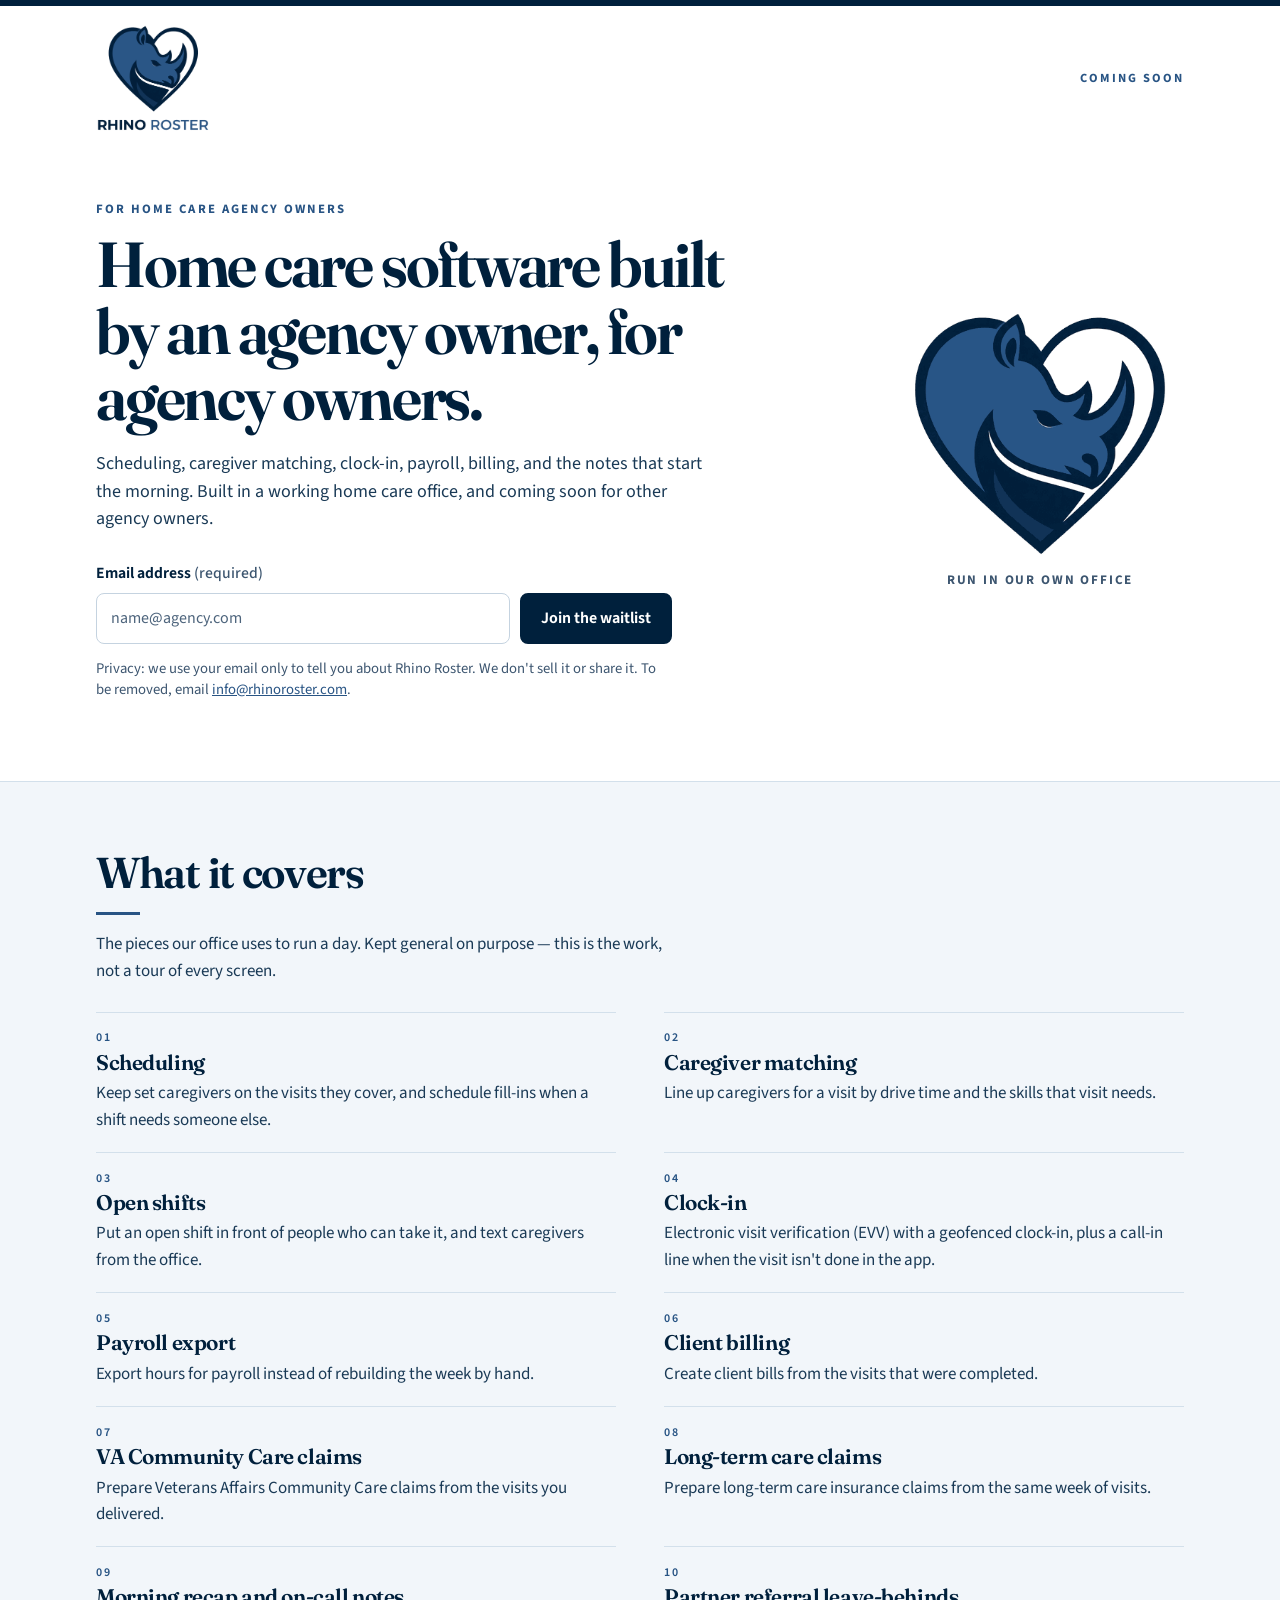
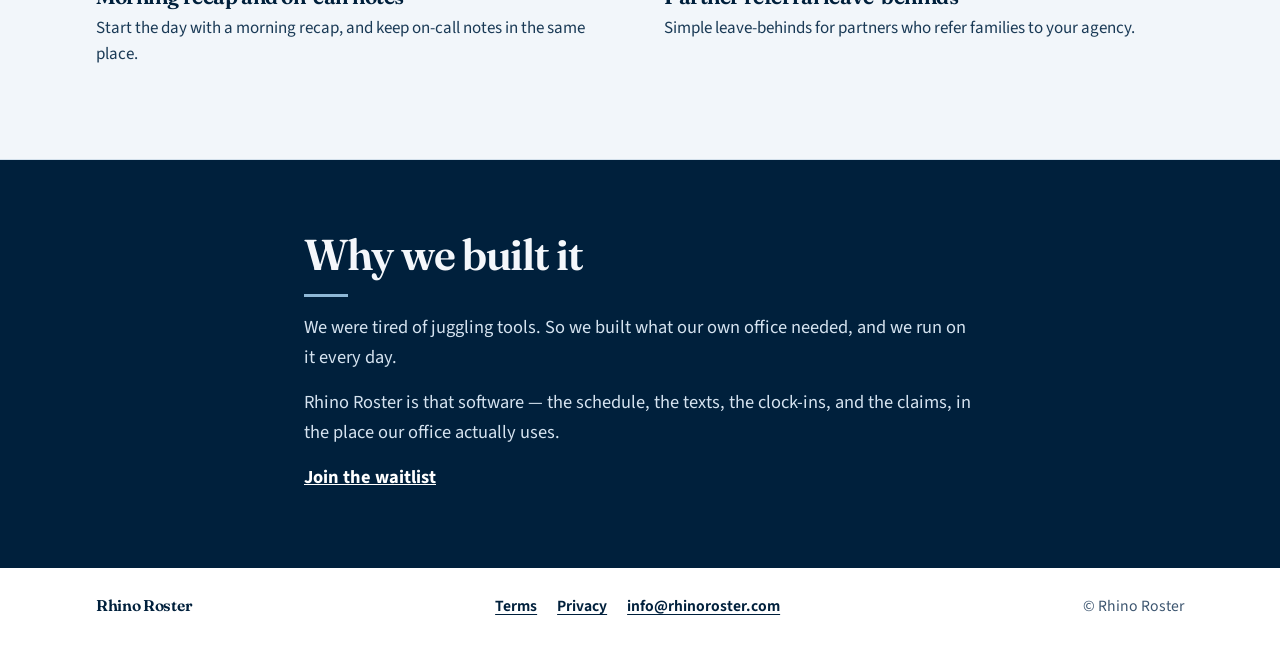
<file: index.html>
<!DOCTYPE html>
<html lang="en">
<head>
  <meta charset="utf-8">
  <meta name="viewport" content="width=device-width, initial-scale=1">
  <title>Rhino Roster — Home care software for agency owners</title>
  <meta name="description" content="Coming soon: home care software built by an agency owner, for agency owners. Scheduling, caregiver matching, clock-in, payroll, billing, and claims.">
  <meta name="author" content="Rhino Roster">
  <meta name="theme-color" content="#00203c">
  <meta name="color-scheme" content="light">
  <meta name="robots" content="index, follow">
  <link rel="canonical" href="https://rhinoroster.com/">
  <link rel="icon" href="/favicon.svg" type="image/svg+xml">
  <link rel="icon" href="/assets/favicon-32.png" sizes="32x32" type="image/png">
  <link rel="apple-touch-icon" href="/assets/apple-touch-icon.png">
  <meta property="og:site_name" content="Rhino Roster">
  <meta property="og:title" content="Rhino Roster — Coming soon">
  <meta property="og:description" content="Home care software built by an agency owner, for agency owners. Scheduling, caregiver matching, clock-in, payroll, billing, and claims.">
  <meta property="og:type" content="website">
  <meta property="og:url" content="https://rhinoroster.com/">
  <meta property="og:image" content="https://rhinoroster.com/assets/og.png">
  <meta property="og:image:width" content="1200">
  <meta property="og:image:height" content="630">
  <meta property="og:image:alt" content="Rhino Roster. Home care software built by an agency owner, for agency owners. Coming soon.">
  <meta property="og:locale" content="en_US">
  <meta name="twitter:card" content="summary_large_image">
  <meta name="twitter:title" content="Rhino Roster — Coming soon">
  <meta name="twitter:description" content="Home care software built by an agency owner, for agency owners. Scheduling, caregiver matching, clock-in, payroll, billing, and claims.">
  <meta name="twitter:image" content="https://rhinoroster.com/assets/og.png">
  <meta name="twitter:image:alt" content="Rhino Roster. Home care software built by an agency owner, for agency owners. Coming soon.">
  <link rel="preload" href="/fonts/fraunces-latin.woff2" as="font" type="font/woff2" crossorigin>
  <link rel="preload" href="/fonts/source-sans-3-latin.woff2" as="font" type="font/woff2" crossorigin>
  <link rel="stylesheet" href="/css/styles.css">
  <script type="application/ld+json">
  {
    "@context": "https://schema.org",
    "@graph": [
      {
        "@type": "Organization",
        "name": "Rhino Roster",
        "url": "https://rhinoroster.com/",
        "email": "info@rhinoroster.com",
        "logo": "https://rhinoroster.com/assets/logo-full.png",
        "description": "Home care software built by an agency owner, for agency owners."
      },
      {
        "@type": "WebSite",
        "name": "Rhino Roster",
        "url": "https://rhinoroster.com/"
      }
    ]
  }
  </script>
</head>
<body id="top">
  <a class="skip" href="#main">Skip to content</a>

  <header class="site-header">
    <a class="brand" href="#top">
      <img class="brand-logo" src="/assets/logo-full.png" alt="Rhino Roster" width="600" height="570">
    </a>
    <p class="coming">Coming soon</p>
  </header>

  <main id="main" tabindex="-1">
    <section class="hero" aria-labelledby="hero-title">
      <div class="hero-copy">
        <p class="kicker">For home care agency owners</p>
        <h1 id="hero-title">Home care software built by an agency owner, for agency owners.</h1>
        <p class="lede">Scheduling, caregiver matching, clock-in, payroll, billing, and the notes that start the morning. Built in a working home care office, and coming soon for other agency owners.</p>

        <!--
          WAITLIST FORM
          This form works today with no server and no secrets. On submit it opens
          the visitor's email app, addressed to info@rhinoroster.com.

          To connect Formspree (or any service that accepts a JSON POST with an
          "email" field):
          1. Create a form and copy its endpoint.
             Formspree looks like https://formspree.io/f/xxxxxxxx
          2. Put that URL in data-endpoint below.
          3. Redeploy. Leave data-endpoint="" to keep the mailto fallback.
          If you connect a service, update the privacy note so it names that service.
        -->
        <form
          id="waitlist-form"
          class="signup"
          data-endpoint=""
          action="mailto:info@rhinoroster.com"
          method="post"
          enctype="text/plain"
        >
          <label for="waitlist-email">Email address <span class="label-hint">(required)</span></label>
          <div class="signup-row">
            <input
              id="waitlist-email"
              name="email"
              type="email"
              autocomplete="email"
              inputmode="email"
              spellcheck="false"
              maxlength="254"
              required
              placeholder="name@agency.com"
              aria-describedby="privacy-note form-status"
            >
            <button type="submit">Join the waitlist</button>
          </div>
          <div class="hp" aria-hidden="true">
            <label for="company-website">Company website</label>
            <input id="company-website" name="_gotcha" type="text" tabindex="-1" autocomplete="off">
          </div>
          <p id="form-status" class="status" role="status" aria-live="polite"></p>
          <p id="privacy-note" class="privacy">Privacy: we use your email only to tell you about Rhino Roster. We don't sell it or share it. To be removed, email <a href="mailto:info@rhinoroster.com">info@rhinoroster.com</a>.</p>
          <noscript>
            <p class="noscript-note">JavaScript is off. Send your email address to <a href="mailto:info@rhinoroster.com?subject=Rhino%20Roster%20waitlist">info@rhinoroster.com</a> and we'll add you to the waitlist.</p>
          </noscript>
        </form>
      </div>

      <figure class="seal">
        <img class="seal-mark" src="/assets/logo-mark.png" alt="" width="360" height="346">
        <figcaption>Run in our own office</figcaption>
      </figure>
    </section>

    <section class="features" aria-labelledby="features-title">
      <div class="features-inner">
        <h2 id="features-title">What it covers</h2>
        <hr class="rule">
        <p class="section-intro">The pieces our office uses to run a day. Kept general on purpose — this is the work, not a tour of every screen.</p>
        <ol class="feature-list">
          <li>
            <h3><span class="feature-num" aria-hidden="true">01</span> Scheduling</h3>
            <p>Keep set caregivers on the visits they cover, and schedule fill-ins when a shift needs someone else.</p>
          </li>
          <li>
            <h3><span class="feature-num" aria-hidden="true">02</span> Caregiver matching</h3>
            <p>Line up caregivers for a visit by drive time and the skills that visit needs.</p>
          </li>
          <li>
            <h3><span class="feature-num" aria-hidden="true">03</span> Open shifts</h3>
            <p>Put an open shift in front of people who can take it, and text caregivers from the office.</p>
          </li>
          <li>
            <h3><span class="feature-num" aria-hidden="true">04</span> Clock-in</h3>
            <p>Electronic visit verification (EVV) with a geofenced clock-in, plus a call-in line when the visit isn't done in the app.</p>
          </li>
          <li>
            <h3><span class="feature-num" aria-hidden="true">05</span> Payroll export</h3>
            <p>Export hours for payroll instead of rebuilding the week by hand.</p>
          </li>
          <li>
            <h3><span class="feature-num" aria-hidden="true">06</span> Client billing</h3>
            <p>Create client bills from the visits that were completed.</p>
          </li>
          <li>
            <h3><span class="feature-num" aria-hidden="true">07</span> VA Community Care claims</h3>
            <p>Prepare Veterans Affairs Community Care claims from the visits you delivered.</p>
          </li>
          <li>
            <h3><span class="feature-num" aria-hidden="true">08</span> Long-term care claims</h3>
            <p>Prepare long-term care insurance claims from the same week of visits.</p>
          </li>
          <li>
            <h3><span class="feature-num" aria-hidden="true">09</span> Morning recap and on-call notes</h3>
            <p>Start the day with a morning recap, and keep on-call notes in the same place.</p>
          </li>
          <li>
            <h3><span class="feature-num" aria-hidden="true">10</span> Partner referral leave-behinds</h3>
            <p>Simple leave-behinds for partners who refer families to your agency.</p>
          </li>
        </ol>
      </div>
    </section>

    <section class="why" aria-labelledby="why-title">
      <div class="why-inner">
        <h2 id="why-title">Why we built it</h2>
        <hr class="rule">
        <p>We were tired of juggling tools. So we built what our own office needed, and we run on it every day.</p>
        <p>Rhino Roster is that software — the schedule, the texts, the clock-ins, and the claims, in the place our office actually uses.</p>
        <p class="why-cta"><a href="#waitlist-email">Join the waitlist</a></p>
      </div>
    </section>
  </main>

  <footer class="site-footer">
    <p class="footer-brand">Rhino Roster</p>
    <p class="footer-links">
      <a href="/terms/">Terms</a>
      <a href="/privacy/">Privacy</a>
      <a href="mailto:info@rhinoroster.com">info@rhinoroster.com</a>
    </p>
    <p>© Rhino Roster</p>
  </footer>

  <script src="/js/waitlist.js" defer></script>
</body>
</html>
</file>
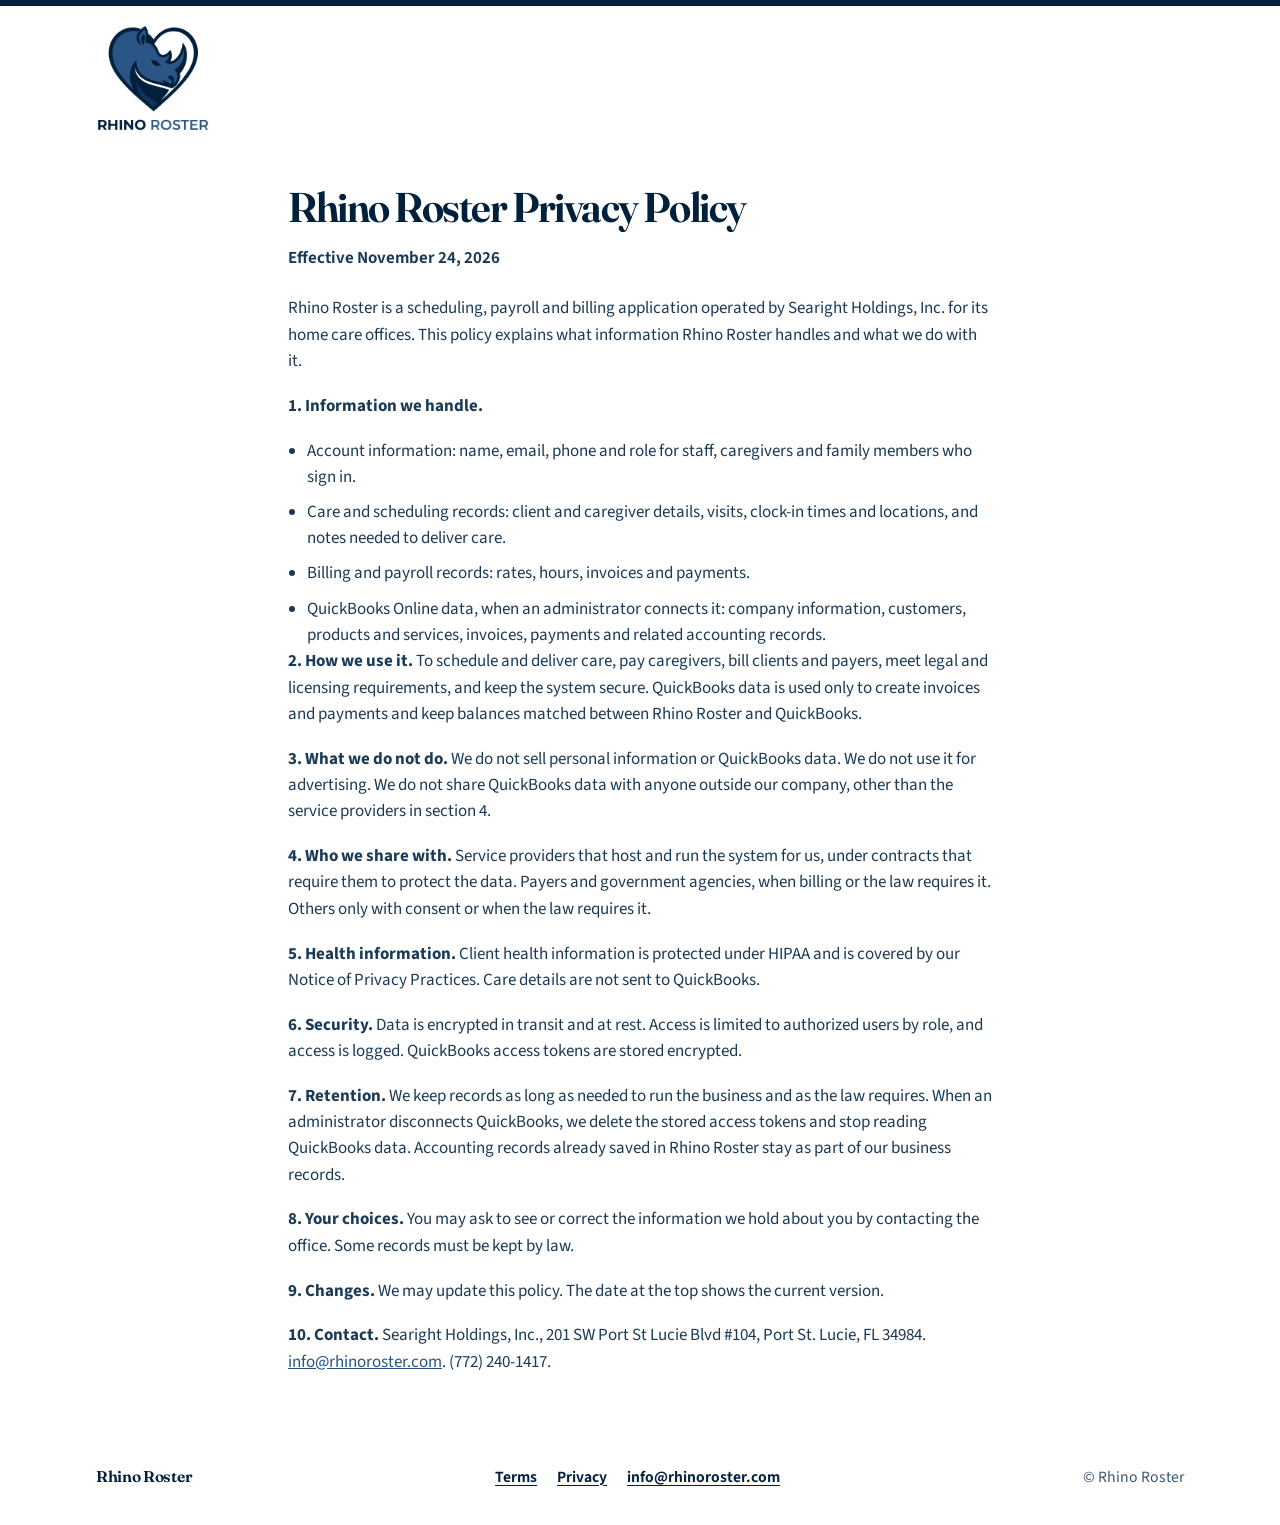
<file: privacy/index.html>
<!DOCTYPE html>
<html lang="en">
<head>
  <meta charset="utf-8">
  <meta name="viewport" content="width=device-width, initial-scale=1">
  <title>Privacy Policy — Rhino Roster</title>
  <meta name="description" content="Rhino Roster Privacy Policy.">
  <meta name="author" content="Rhino Roster">
  <meta name="theme-color" content="#00203c">
  <meta name="color-scheme" content="light">
  <meta name="robots" content="index, follow">
  <link rel="canonical" href="https://rhinoroster.com/privacy/">
  <link rel="icon" href="/favicon.svg" type="image/svg+xml">
  <link rel="icon" href="/assets/favicon-32.png" sizes="32x32" type="image/png">
  <link rel="apple-touch-icon" href="/assets/apple-touch-icon.png">
  <link rel="preload" href="/fonts/fraunces-latin.woff2" as="font" type="font/woff2" crossorigin>
  <link rel="preload" href="/fonts/source-sans-3-latin.woff2" as="font" type="font/woff2" crossorigin>
  <link rel="stylesheet" href="/css/styles.css">
</head>
<body id="top" class="legal-body">
  <a class="skip" href="#main">Skip to content</a>

  <header class="site-header">
    <a class="brand" href="/">
      <img class="brand-logo" src="/assets/logo-full.png" alt="Rhino Roster" width="600" height="570">
    </a>
  </header>

  <main id="main" class="legal" tabindex="-1">
    <h1>Rhino Roster Privacy Policy</h1>
    <p class="legal-date">Effective November 24, 2026</p>

    <p>Rhino Roster is a scheduling, payroll and billing application operated by Searight Holdings, Inc. for its home care offices. This policy explains what information Rhino Roster handles and what we do with it.</p>

    <p><strong>1. Information we handle.</strong></p>
    <ul>
      <li>Account information: name, email, phone and role for staff, caregivers and family members who sign in.</li>
      <li>Care and scheduling records: client and caregiver details, visits, clock-in times and locations, and notes needed to deliver care.</li>
      <li>Billing and payroll records: rates, hours, invoices and payments.</li>
      <li>QuickBooks Online data, when an administrator connects it: company information, customers, products and services, invoices, payments and related accounting records.</li>
    </ul>

    <p><strong>2. How we use it.</strong> To schedule and deliver care, pay caregivers, bill clients and payers, meet legal and licensing requirements, and keep the system secure. QuickBooks data is used only to create invoices and payments and keep balances matched between Rhino Roster and QuickBooks.</p>

    <p><strong>3. What we do not do.</strong> We do not sell personal information or QuickBooks data. We do not use it for advertising. We do not share QuickBooks data with anyone outside our company, other than the service providers in section 4.</p>

    <p><strong>4. Who we share with.</strong> Service providers that host and run the system for us, under contracts that require them to protect the data. Payers and government agencies, when billing or the law requires it. Others only with consent or when the law requires it.</p>

    <p><strong>5. Health information.</strong> Client health information is protected under HIPAA and is covered by our Notice of Privacy Practices. Care details are not sent to QuickBooks.</p>

    <p><strong>6. Security.</strong> Data is encrypted in transit and at rest. Access is limited to authorized users by role, and access is logged. QuickBooks access tokens are stored encrypted.</p>

    <p><strong>7. Retention.</strong> We keep records as long as needed to run the business and as the law requires. When an administrator disconnects QuickBooks, we delete the stored access tokens and stop reading QuickBooks data. Accounting records already saved in Rhino Roster stay as part of our business records.</p>

    <p><strong>8. Your choices.</strong> You may ask to see or correct the information we hold about you by contacting the office. Some records must be kept by law.</p>

    <p><strong>9. Changes.</strong> We may update this policy. The date at the top shows the current version.</p>

    <p><strong>10. Contact.</strong> Searight Holdings, Inc., 201 SW Port St Lucie Blvd #104, Port St. Lucie, FL 34984. <a href="mailto:info@rhinoroster.com">info@rhinoroster.com</a>. (772) 240-1417.</p>
  </main>

  <footer class="site-footer">
    <p class="footer-brand">Rhino Roster</p>
    <p class="footer-links">
      <a href="/terms/">Terms</a>
      <a href="/privacy/">Privacy</a>
      <a href="mailto:info@rhinoroster.com">info@rhinoroster.com</a>
    </p>
    <p>© Rhino Roster</p>
  </footer>
</body>
</html>
</file>
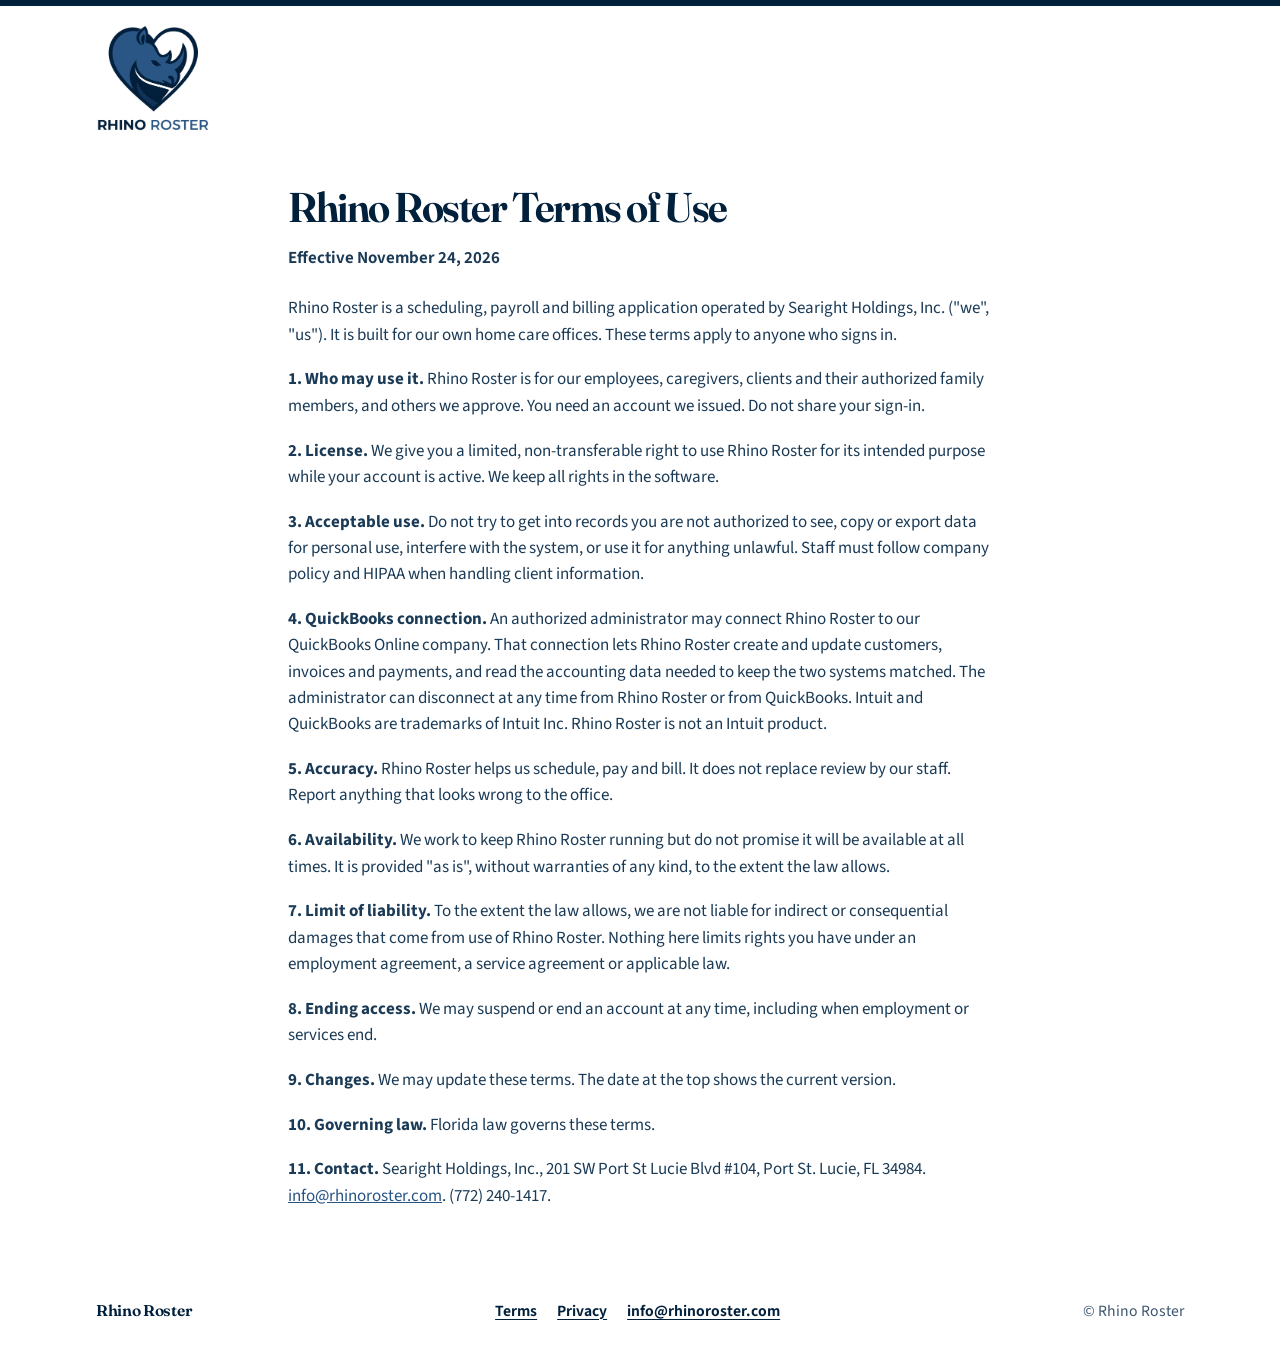
<file: terms/index.html>
<!DOCTYPE html>
<html lang="en">
<head>
  <meta charset="utf-8">
  <meta name="viewport" content="width=device-width, initial-scale=1">
  <title>Terms of Use — Rhino Roster</title>
  <meta name="description" content="Rhino Roster Terms of Use.">
  <meta name="author" content="Rhino Roster">
  <meta name="theme-color" content="#00203c">
  <meta name="color-scheme" content="light">
  <meta name="robots" content="index, follow">
  <link rel="canonical" href="https://rhinoroster.com/terms/">
  <link rel="icon" href="/favicon.svg" type="image/svg+xml">
  <link rel="icon" href="/assets/favicon-32.png" sizes="32x32" type="image/png">
  <link rel="apple-touch-icon" href="/assets/apple-touch-icon.png">
  <link rel="preload" href="/fonts/fraunces-latin.woff2" as="font" type="font/woff2" crossorigin>
  <link rel="preload" href="/fonts/source-sans-3-latin.woff2" as="font" type="font/woff2" crossorigin>
  <link rel="stylesheet" href="/css/styles.css">
</head>
<body id="top" class="legal-body">
  <a class="skip" href="#main">Skip to content</a>

  <header class="site-header">
    <a class="brand" href="/">
      <img class="brand-logo" src="/assets/logo-full.png" alt="Rhino Roster" width="600" height="570">
    </a>
  </header>

  <main id="main" class="legal" tabindex="-1">
    <h1>Rhino Roster Terms of Use</h1>
    <p class="legal-date">Effective November 24, 2026</p>

    <p>Rhino Roster is a scheduling, payroll and billing application operated by Searight Holdings, Inc. ("we", "us"). It is built for our own home care offices. These terms apply to anyone who signs in.</p>

    <p><strong>1. Who may use it.</strong> Rhino Roster is for our employees, caregivers, clients and their authorized family members, and others we approve. You need an account we issued. Do not share your sign-in.</p>

    <p><strong>2. License.</strong> We give you a limited, non-transferable right to use Rhino Roster for its intended purpose while your account is active. We keep all rights in the software.</p>

    <p><strong>3. Acceptable use.</strong> Do not try to get into records you are not authorized to see, copy or export data for personal use, interfere with the system, or use it for anything unlawful. Staff must follow company policy and HIPAA when handling client information.</p>

    <p><strong>4. QuickBooks connection.</strong> An authorized administrator may connect Rhino Roster to our QuickBooks Online company. That connection lets Rhino Roster create and update customers, invoices and payments, and read the accounting data needed to keep the two systems matched. The administrator can disconnect at any time from Rhino Roster or from QuickBooks. Intuit and QuickBooks are trademarks of Intuit Inc. Rhino Roster is not an Intuit product.</p>

    <p><strong>5. Accuracy.</strong> Rhino Roster helps us schedule, pay and bill. It does not replace review by our staff. Report anything that looks wrong to the office.</p>

    <p><strong>6. Availability.</strong> We work to keep Rhino Roster running but do not promise it will be available at all times. It is provided "as is", without warranties of any kind, to the extent the law allows.</p>

    <p><strong>7. Limit of liability.</strong> To the extent the law allows, we are not liable for indirect or consequential damages that come from use of Rhino Roster. Nothing here limits rights you have under an employment agreement, a service agreement or applicable law.</p>

    <p><strong>8. Ending access.</strong> We may suspend or end an account at any time, including when employment or services end.</p>

    <p><strong>9. Changes.</strong> We may update these terms. The date at the top shows the current version.</p>

    <p><strong>10. Governing law.</strong> Florida law governs these terms.</p>

    <p><strong>11. Contact.</strong> Searight Holdings, Inc., 201 SW Port St Lucie Blvd #104, Port St. Lucie, FL 34984. <a href="mailto:info@rhinoroster.com">info@rhinoroster.com</a>. (772) 240-1417.</p>
  </main>

  <footer class="site-footer">
    <p class="footer-brand">Rhino Roster</p>
    <p class="footer-links">
      <a href="/terms/">Terms</a>
      <a href="/privacy/">Privacy</a>
      <a href="mailto:info@rhinoroster.com">info@rhinoroster.com</a>
    </p>
    <p>© Rhino Roster</p>
  </footer>
</body>
</html>
</file>
<file: css/styles.css>
@font-face {
  font-family: "Fraunces";
  font-style: normal;
  font-weight: 500 700;
  font-display: swap;
  src: url("/fonts/fraunces-latin.woff2") format("woff2");
  unicode-range: U+0000-00FF, U+0131, U+0152-0153, U+02BB-02BC, U+02C6, U+02DA, U+02DC, U+0304, U+0308, U+0329, U+2000-206F, U+20AC, U+2122, U+2191, U+2193, U+2212, U+2215, U+FEFF, U+FFFD;
}

@font-face {
  font-family: "Source Sans 3";
  font-style: normal;
  font-weight: 400 700;
  font-display: swap;
  src: url("/fonts/source-sans-3-latin.woff2") format("woff2");
  unicode-range: U+0000-00FF, U+0131, U+0152-0153, U+02BB-02BC, U+02C6, U+02DA, U+02DC, U+0304, U+0308, U+0329, U+2000-206F, U+20AC, U+2122, U+2191, U+2193, U+2212, U+2215, U+FEFF, U+FFFD;
}

:root {
  --paper: #ffffff;
  --paper-deep: #f2f6fa;
  --ink: #00203c;
  --ink-soft: #1a3a56;
  --muted: #3d5670;
  --line: #d3e0eb;
  --navy: #00203c;
  --blue: #285484;
  --error: #8e1c2e;
  --focus: #285484;
  --on-navy: #f4f7fb;
  --on-navy-soft: #d5e3f0;
  --serif: "Fraunces", "Iowan Old Style", Palatino, "Palatino Linotype", Georgia, serif;
  --sans: "Source Sans 3", "Avenir Next", "Segoe UI", sans-serif;
  --max: 68rem;
  --gutter: 1.25rem;
  color-scheme: light;
}

*,
*::before,
*::after {
  box-sizing: border-box;
}

html {
  scroll-behavior: smooth;
}

body {
  margin: 0;
  background: var(--paper);
  color: var(--ink);
  font-family: var(--sans);
  font-size: 1.0625rem;
  line-height: 1.55;
  text-rendering: optimizeLegibility;
  -webkit-font-smoothing: antialiased;
}

body::before {
  content: "";
  display: block;
  height: 6px;
  background: var(--navy);
}

img,
svg {
  display: block;
  max-width: 100%;
}

h1,
h2,
h3,
p {
  margin: 0;
}

a {
  color: var(--blue);
}

a:hover {
  color: var(--ink);
}

:focus-visible {
  outline: 3px solid var(--focus);
  outline-offset: 3px;
}

::selection {
  background: var(--navy);
  color: var(--on-navy);
}

.skip {
  position: absolute;
  left: 1rem;
  top: 0.4rem;
  transform: translateY(-150%);
  background: var(--paper);
  color: var(--ink);
  padding: 0.55rem 0.8rem;
  z-index: 5;
  border-radius: 6px;
  text-decoration: none;
  font-weight: 600;
}

.skip:focus {
  transform: none;
}

.site-header,
.hero,
.features-inner,
.legal,
.site-footer {
  width: min(100% - (var(--gutter) * 2), var(--max));
  margin-inline: auto;
}

.site-header {
  display: flex;
  flex-wrap: wrap;
  align-items: center;
  justify-content: space-between;
  gap: 0.75rem 1.25rem;
  padding: 1.15rem 0 1rem;
}

.brand {
  display: flex;
  align-items: center;
  gap: 0.7rem;
  color: var(--ink);
  text-decoration: none;
  min-height: 44px;
}

.brand:hover {
  color: var(--ink);
}

.brand-logo {
  display: block;
  height: 5.25rem;
  width: auto;
}

.coming {
  margin: 0;
  color: var(--blue);
  font-size: 0.78rem;
  font-weight: 700;
  letter-spacing: 0.16em;
  text-transform: uppercase;
}

.hero {
  display: grid;
  gap: 2.75rem;
  padding: 1.75rem 0 3.5rem;
}

.kicker {
  color: var(--blue);
  font-size: 0.8rem;
  font-weight: 700;
  letter-spacing: 0.16em;
  text-transform: uppercase;
}

.hero-copy {
  container-type: inline-size;
}

h1 {
  margin-top: 0.7rem;
  font-family: var(--serif);
  font-weight: 640;
  font-size: clamp(2.3rem, 6vw, 4rem);
  font-size: clamp(1.75rem, 9.4cqi, 4.2rem);
  line-height: 1.05;
  letter-spacing: -0.035em;
  font-variation-settings: "opsz" 80, "SOFT" 30, "WONK" 1, "wght" 640;
}

.lede {
  margin-top: 1.15rem;
  max-width: 38rem;
  color: var(--ink-soft);
  font-size: 1.125rem;
  line-height: 1.55;
}

.signup {
  margin-top: 1.75rem;
  max-width: 36rem;
}

.signup label {
  display: block;
  font-weight: 650;
  font-size: 0.98rem;
  margin-bottom: 0.45rem;
}

.label-hint {
  font-weight: 500;
  color: var(--muted);
}

.signup-row {
  display: grid;
  gap: 0.6rem;
}

.signup input[type="email"] {
  width: 100%;
  min-height: 3.05rem;
  border: 1px solid #c5d3e0;
  background: var(--paper);
  color: var(--ink);
  border-radius: 8px;
  padding: 0.7rem 0.9rem;
  font: inherit;
  font-size: 1rem;
}

.signup input[type="email"]::placeholder {
  color: #4d647c;
  opacity: 1;
}

.signup input[aria-invalid="true"] {
  border-color: var(--error);
  border-width: 2px;
}

.signup button {
  min-height: 3.05rem;
  border: 2px solid var(--navy);
  border-radius: 8px;
  background: var(--navy);
  color: #ffffff;
  font: inherit;
  font-weight: 650;
  font-size: 1rem;
  padding: 0.7rem 1.2rem;
  cursor: pointer;
}

.signup button:hover {
  background: var(--blue);
  border-color: var(--blue);
}

.signup button:disabled {
  cursor: wait;
  opacity: 0.72;
}

.hp {
  position: absolute;
  left: -10000px;
  width: 1px;
  height: 1px;
  overflow: hidden;
}

.status {
  min-height: 0;
  margin-top: 0.75rem;
  font-size: 0.98rem;
  color: var(--ink-soft);
}

.status:empty {
  margin-top: 0;
}

.status.is-error {
  color: var(--error);
  font-weight: 650;
}

.privacy {
  margin-top: 0.85rem;
  max-width: 38rem;
  color: var(--muted);
  font-size: 0.92rem;
  line-height: 1.45;
}

.noscript-note {
  margin-top: 0.85rem;
  color: var(--ink-soft);
}

.seal {
  margin: 0;
  justify-self: center;
  width: min(100%, 18.5rem);
}

.seal-mark {
  width: min(100%, 16rem);
  margin-inline: auto;
  height: auto;
}

.seal figcaption {
  margin-top: 0.85rem;
  text-align: center;
  color: var(--muted);
  font-size: 0.82rem;
  font-weight: 700;
  letter-spacing: 0.14em;
  text-transform: uppercase;
}

.features {
  background: var(--paper-deep);
  border-top: 1px solid var(--line);
  border-bottom: 1px solid var(--line);
}

.features-inner {
  padding: 3.25rem 0 3.5rem;
}

h2 {
  font-family: var(--serif);
  font-weight: 620;
  font-size: clamp(1.9rem, 4vw, 2.7rem);
  line-height: 1.08;
  letter-spacing: -0.03em;
  font-variation-settings: "opsz" 60, "SOFT" 30, "WONK" 1, "wght" 620;
}

.rule {
  width: 2.75rem;
  height: 3px;
  background: var(--blue);
  border: 0;
  margin: 1rem 0 0;
}

.section-intro {
  margin-top: 1rem;
  max-width: 36rem;
  color: var(--ink-soft);
}

.feature-list {
  display: grid;
  list-style: none;
  margin: 1.75rem 0 0;
  padding: 0;
}

.feature-list li {
  padding: 1.15rem 0 1.2rem;
  border-top: 1px solid var(--line);
}

.feature-list h3 {
  font-family: var(--serif);
  font-weight: 620;
  font-size: 1.32rem;
  letter-spacing: -0.02em;
  line-height: 1.15;
  font-variation-settings: "opsz" 36, "SOFT" 20, "WONK" 0, "wght" 620;
}

.feature-num {
  display: block;
  margin-bottom: 0.28rem;
  color: var(--blue);
  font-family: var(--sans);
  font-size: 0.75rem;
  font-weight: 700;
  letter-spacing: 0.14em;
}

.feature-list p {
  margin-top: 0.4rem;
  color: var(--ink-soft);
  max-width: 36rem;
}

.why {
  background: var(--navy);
  color: var(--on-navy);
}

.why-inner {
  width: min(100% - (var(--gutter) * 2), 42rem);
  margin-inline: auto;
  padding: 3.5rem 0 3.75rem;
}

.why h2 {
  color: var(--on-navy);
}

.why .rule {
  background: #8eb8d6;
}

.why p {
  margin-top: 1rem;
  font-size: 1.15rem;
  line-height: 1.6;
  color: var(--on-navy-soft);
}

.why-cta {
  margin-top: 1.5rem;
}

.why-cta a {
  color: #ffffff;
  font-weight: 700;
}

.why-cta a:hover {
  color: #fff;
}

.signoff {
  margin-top: 2rem;
}

.signoff strong {
  display: block;
  font-family: var(--serif);
  font-weight: 620;
  font-size: 1.3rem;
  letter-spacing: -0.02em;
  color: #ffffff;
  font-variation-settings: "opsz" 36, "SOFT" 30, "WONK" 0, "wght" 620;
}

.signoff span {
  display: block;
  margin-top: 0.15rem;
  color: var(--on-navy-soft);
  font-size: 0.98rem;
}

.site-footer {
  display: flex;
  flex-wrap: wrap;
  gap: 0.65rem 1.5rem;
  justify-content: space-between;
  align-items: center;
  padding: 1.6rem 0 2.25rem;
  color: var(--muted);
  font-size: 0.98rem;
}

.footer-brand {
  font-family: var(--serif);
  color: var(--ink);
  font-weight: 620;
  letter-spacing: -0.02em;
  font-variation-settings: "opsz" 24, "SOFT" 30, "WONK" 0, "wght" 620;
}

.site-footer a {
  color: var(--ink);
  font-weight: 650;
  text-underline-offset: 0.16em;
}

.site-footer p {
  margin: 0;
}

@media (min-width: 640px) {
  .signup-row {
    grid-template-columns: 1fr auto;
    align-items: stretch;
  }
}

@media (min-width: 760px) {
  .feature-list {
    grid-template-columns: 1fr 1fr;
    column-gap: 3rem;
  }

  .feature-list li:nth-child(1),
  .feature-list li:nth-child(2) {
    border-top: 1px solid var(--line);
  }
}

@media (min-width: 960px) {
  :root {
    --gutter: 1.75rem;
  }

  .hero {
    grid-template-columns: minmax(0, 1.4fr) minmax(16rem, 0.72fr);
    align-items: center;
    gap: 4rem;
    padding-top: 3.25rem;
    padding-bottom: 5rem;
  }

  .brand-logo {
    height: 6.75rem;
  }

  .seal {
    width: min(100%, 18rem);
    justify-self: end;
  }

  .features-inner {
    padding: 4.25rem 0 4.5rem;
  }

  .why-inner {
    padding: 4.5rem 0 4.75rem;
  }
}

@media (forced-colors: active) {
  .signup button {
    border: 1px solid ButtonText;
  }
}

@media (prefers-reduced-motion: reduce) {
  html {
    scroll-behavior: auto;
  }

  *,
  *::before,
  *::after {
    animation: none !important;
    transition: none !important;
  }
}

@media print {
  body::before,
  .skip,
  .signup,
  .why-cta {
    display: none;
  }

  .why {
    background: #fff;
    color: #000;
  }

  .why p,
  .why h2,
  .signoff strong,
  .signoff span {
    color: #000;
  }
}


.legal {
  max-width: 44rem;
  padding: 1.5rem 0 4rem;
}

.legal h1 {
  font-size: clamp(1.85rem, 4.5vw, 2.6rem);
  line-height: 1.15;
}

.legal-date {
  margin: 0.85rem 0 1.5rem;
  color: var(--muted);
  font-weight: 650;
}

.legal p + p,
.legal ul {
  margin-top: 1.15rem;
}

.legal ul {
  margin-bottom: 0;
  padding-left: 1.2rem;
}

.legal li + li {
  margin-top: 0.55rem;
}

.legal li,
.legal p {
  color: var(--ink-soft);
}

.footer-links {
  display: flex;
  flex-wrap: wrap;
  gap: 0.65rem 1.25rem;
}

@media print {
  .legal h1,
  .legal p,
  .legal li,
  .legal-date {
    color: #000;
  }
}
</file>
